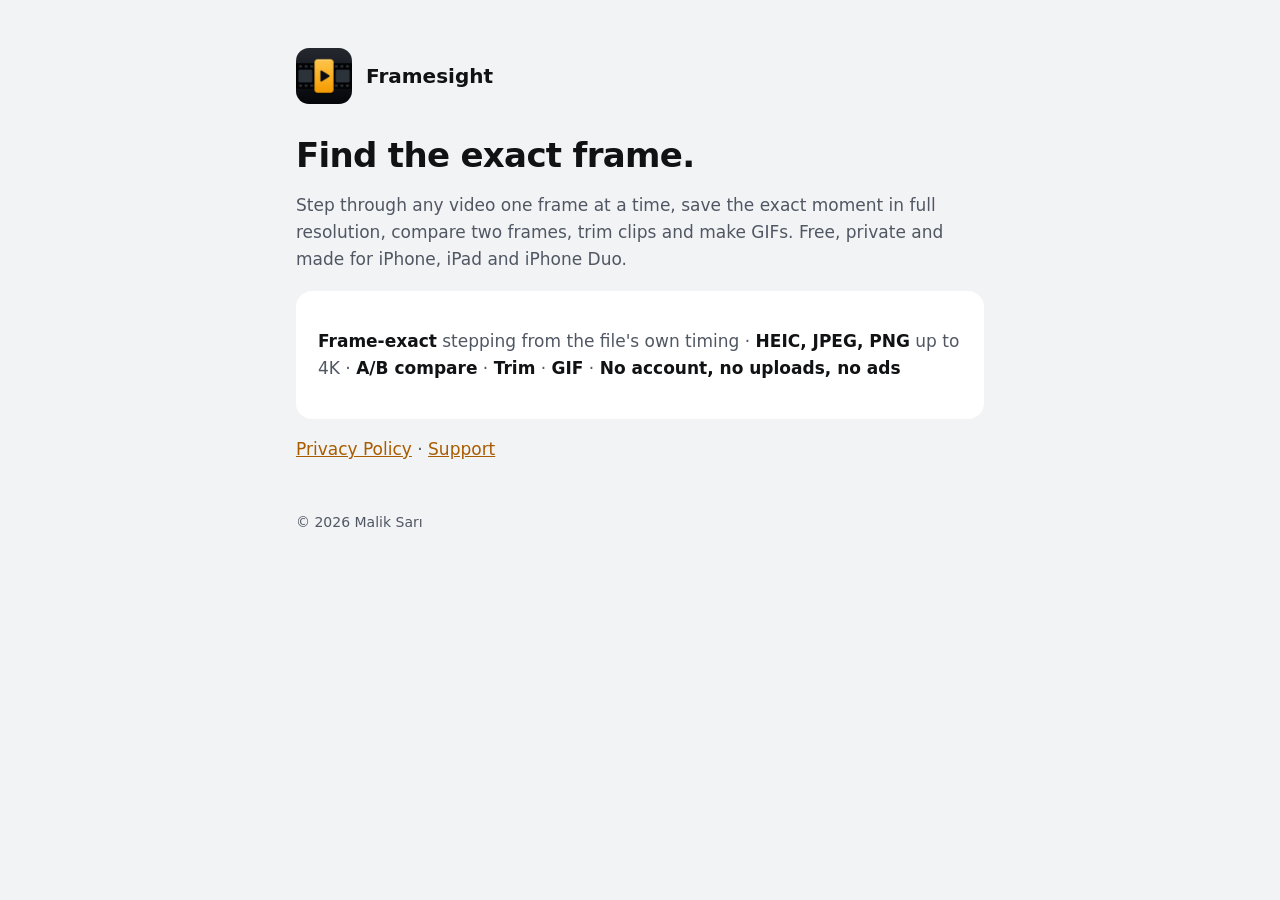
<file: index.html>
<!doctype html>
<html lang="en">
<head>
<meta charset="utf-8">
<meta name="viewport" content="width=device-width,initial-scale=1">
<title>Framesight – Video to Photo, Frame by Frame</title>
<meta name="description" content="Step through any video one frame at a time, save the exact moment in full resolution, compare two frames, trim clips and make GIFs. Free and private.">
<link rel="stylesheet" href="style.css">
</head>
<body>
<main>
<header><img src="icon.png" alt=""><a href="./">Framesight</a></header>
<h1>Find the exact frame.</h1>
<p>Step through any video one frame at a time, save the exact moment in full resolution, compare two frames, trim clips and make GIFs. Free, private and made for iPhone, iPad and iPhone Duo.</p>
<div class="card">
<p><strong>Frame-exact</strong> stepping from the file's own timing · <strong>HEIC, JPEG, PNG</strong> up to 4K · <strong>A/B compare</strong> · <strong>Trim</strong> · <strong>GIF</strong> · <strong>No account, no uploads, no ads</strong></p>
</div>
<p><a href="privacy.html">Privacy Policy</a> · <a href="support.html">Support</a></p>
<footer>© 2026 Malik Sarı</footer>
</main>
</body>
</html>
</file>
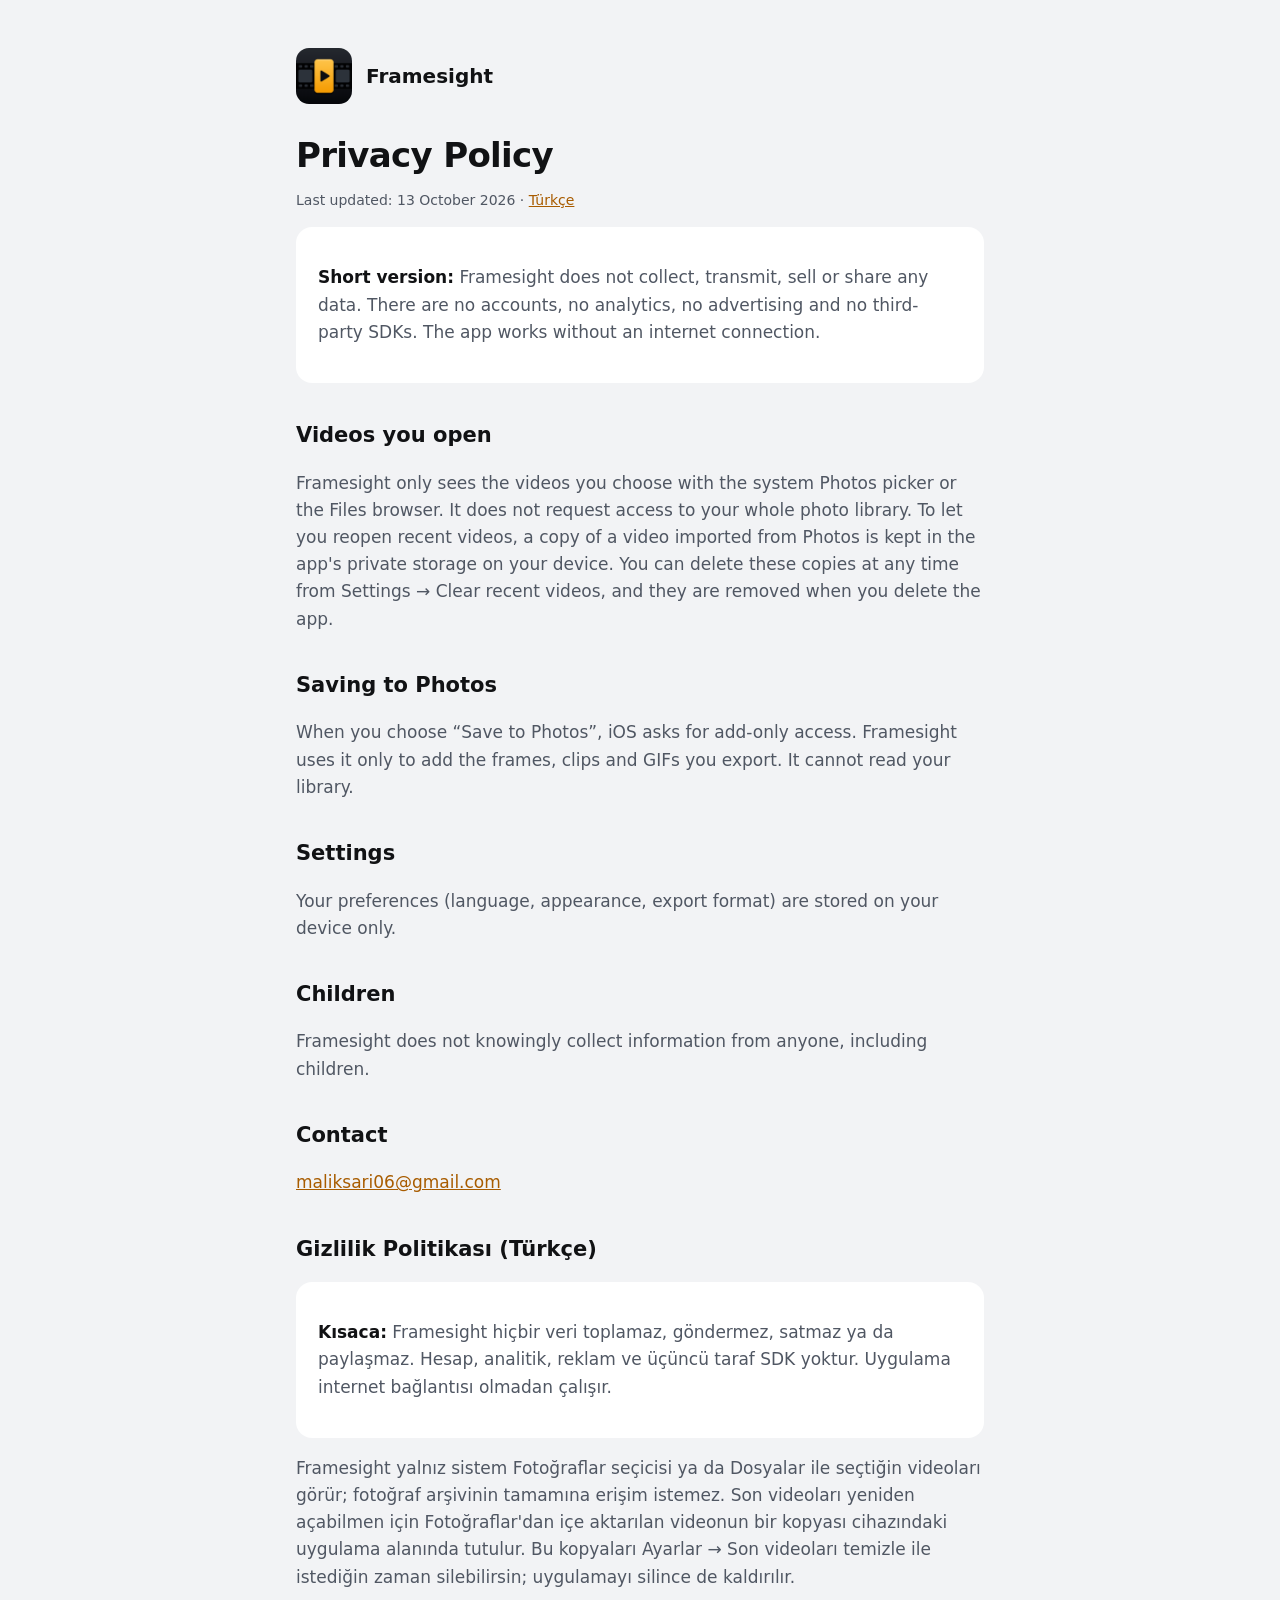
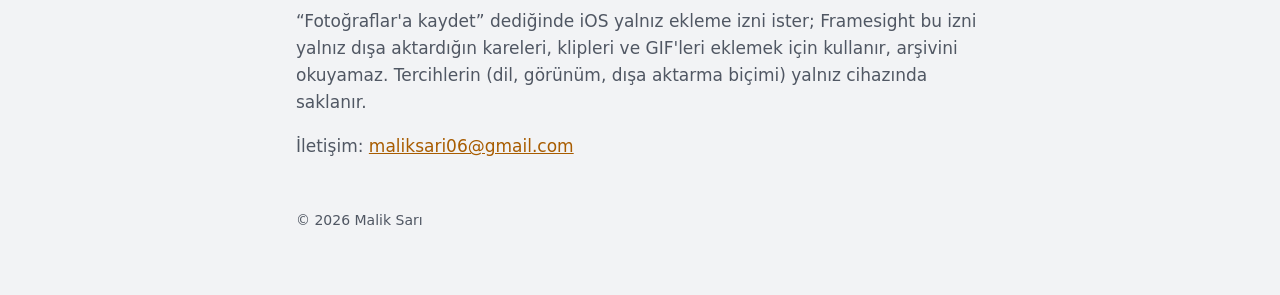
<file: privacy.html>
<!doctype html>
<html lang="en">
<head>
<meta charset="utf-8">
<meta name="viewport" content="width=device-width,initial-scale=1">
<title>Framesight – Privacy Policy</title>
<link rel="stylesheet" href="style.css">
</head>
<body>
<main>
<header><img src="icon.png" alt=""><a href="./">Framesight</a></header>
<h1>Privacy Policy</h1>
<p class="lang">Last updated: 13 October 2026 · <a href="#tr">Türkçe</a></p>

<div class="card"><p><strong>Short version:</strong> Framesight does not collect, transmit, sell or share any data. There are no accounts, no analytics, no advertising and no third-party SDKs. The app works without an internet connection.</p></div>

<h2>Videos you open</h2>
<p>Framesight only sees the videos you choose with the system Photos picker or the Files browser. It does not request access to your whole photo library. To let you reopen recent videos, a copy of a video imported from Photos is kept in the app's private storage on your device. You can delete these copies at any time from Settings → Clear recent videos, and they are removed when you delete the app.</p>

<h2>Saving to Photos</h2>
<p>When you choose “Save to Photos”, iOS asks for add-only access. Framesight uses it only to add the frames, clips and GIFs you export. It cannot read your library.</p>

<h2>Settings</h2>
<p>Your preferences (language, appearance, export format) are stored on your device only.</p>

<h2>Children</h2>
<p>Framesight does not knowingly collect information from anyone, including children.</p>

<h2>Contact</h2>
<p><a href="mailto:maliksari06@gmail.com">maliksari06@gmail.com</a></p>

<h2 id="tr">Gizlilik Politikası (Türkçe)</h2>
<div class="card"><p><strong>Kısaca:</strong> Framesight hiçbir veri toplamaz, göndermez, satmaz ya da paylaşmaz. Hesap, analitik, reklam ve üçüncü taraf SDK yoktur. Uygulama internet bağlantısı olmadan çalışır.</p></div>
<p>Framesight yalnız sistem Fotoğraflar seçicisi ya da Dosyalar ile seçtiğin videoları görür; fotoğraf arşivinin tamamına erişim istemez. Son videoları yeniden açabilmen için Fotoğraflar'dan içe aktarılan videonun bir kopyası cihazındaki uygulama alanında tutulur. Bu kopyaları Ayarlar → Son videoları temizle ile istediğin zaman silebilirsin; uygulamayı silince de kaldırılır.</p>
<p>“Fotoğraflar'a kaydet” dediğinde iOS yalnız ekleme izni ister; Framesight bu izni yalnız dışa aktardığın kareleri, klipleri ve GIF'leri eklemek için kullanır, arşivini okuyamaz. Tercihlerin (dil, görünüm, dışa aktarma biçimi) yalnız cihazında saklanır.</p>
<p>İletişim: <a href="mailto:maliksari06@gmail.com">maliksari06@gmail.com</a></p>

<footer>© 2026 Malik Sarı</footer>
</main>
</body>
</html>
</file>
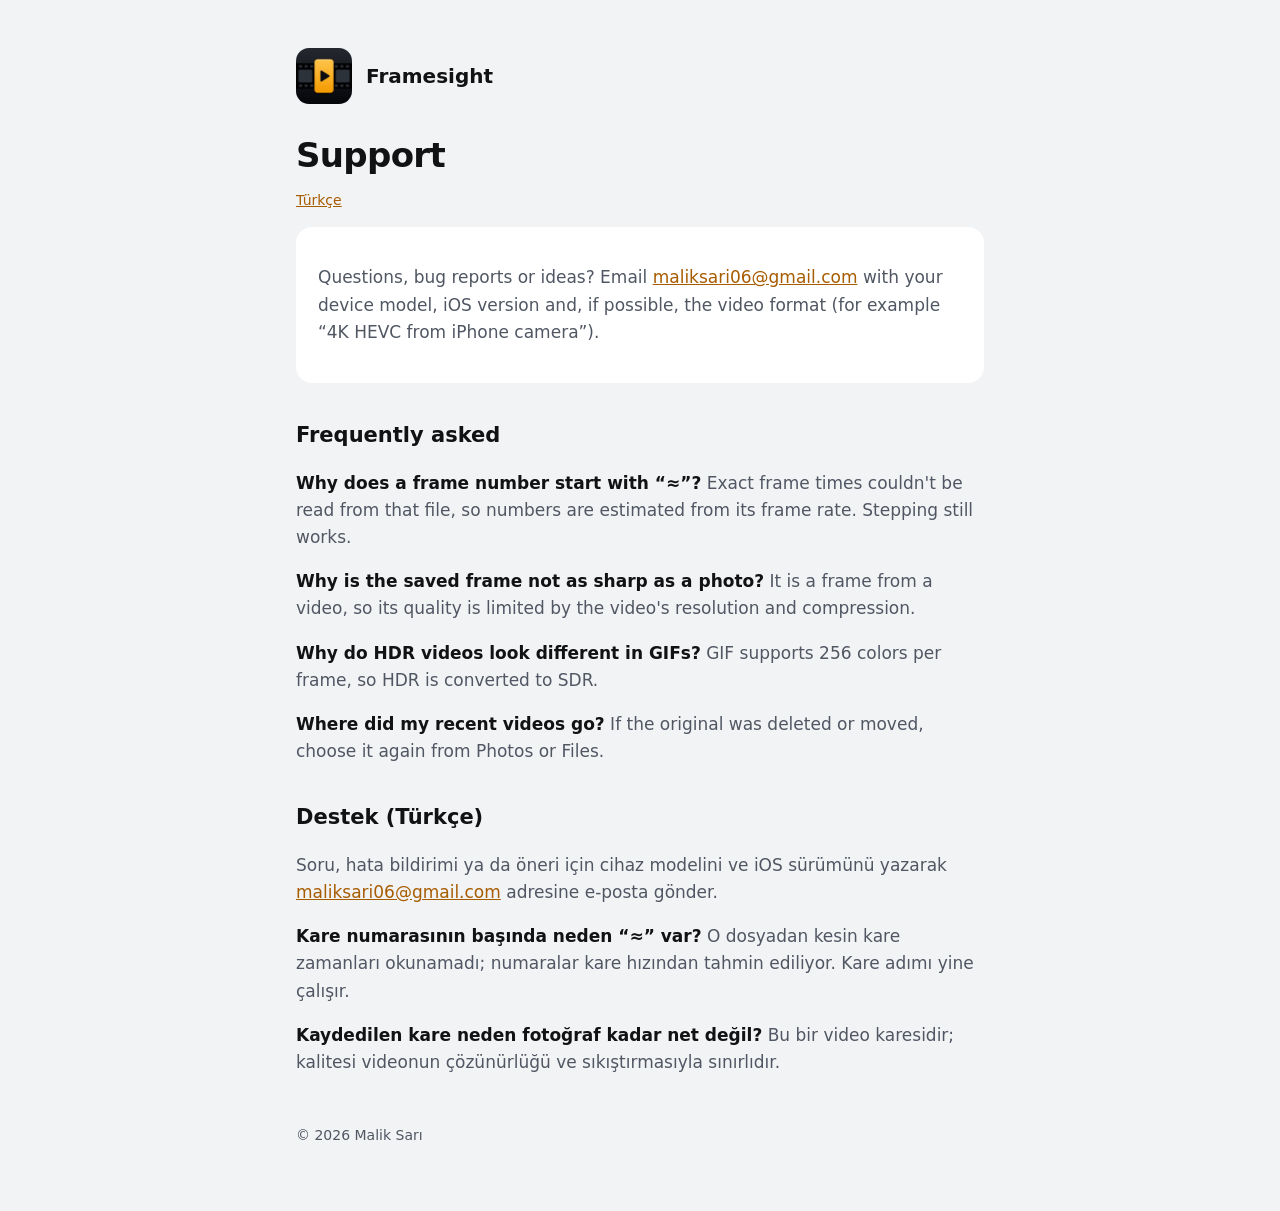
<file: support.html>
<!doctype html>
<html lang="en">
<head>
<meta charset="utf-8">
<meta name="viewport" content="width=device-width,initial-scale=1">
<title>Framesight – Support</title>
<link rel="stylesheet" href="style.css">
</head>
<body>
<main>
<header><img src="icon.png" alt=""><a href="./">Framesight</a></header>
<h1>Support</h1>
<p class="lang"><a href="#tr">Türkçe</a></p>
<div class="card"><p>Questions, bug reports or ideas? Email <a href="mailto:maliksari06@gmail.com">maliksari06@gmail.com</a> with your device model, iOS version and, if possible, the video format (for example “4K HEVC from iPhone camera”).</p></div>

<h2>Frequently asked</h2>
<p><strong>Why does a frame number start with “≈”?</strong> Exact frame times couldn't be read from that file, so numbers are estimated from its frame rate. Stepping still works.</p>
<p><strong>Why is the saved frame not as sharp as a photo?</strong> It is a frame from a video, so its quality is limited by the video's resolution and compression.</p>
<p><strong>Why do HDR videos look different in GIFs?</strong> GIF supports 256 colors per frame, so HDR is converted to SDR.</p>
<p><strong>Where did my recent videos go?</strong> If the original was deleted or moved, choose it again from Photos or Files.</p>

<h2 id="tr">Destek (Türkçe)</h2>
<p>Soru, hata bildirimi ya da öneri için cihaz modelini ve iOS sürümünü yazarak <a href="mailto:maliksari06@gmail.com">maliksari06@gmail.com</a> adresine e-posta gönder.</p>
<p><strong>Kare numarasının başında neden “≈” var?</strong> O dosyadan kesin kare zamanları okunamadı; numaralar kare hızından tahmin ediliyor. Kare adımı yine çalışır.</p>
<p><strong>Kaydedilen kare neden fotoğraf kadar net değil?</strong> Bu bir video karesidir; kalitesi videonun çözünürlüğü ve sıkıştırmasıyla sınırlıdır.</p>

<footer>© 2026 Malik Sarı</footer>
</main>
</body>
</html>
</file>
<file: style.css>
:root{--bg:#0B0C0E;--surface:#15171B;--text:#F2F3F5;--muted:#A3A9B3;--accent:#FFB020}
@media (prefers-color-scheme: light){:root{--bg:#F2F3F5;--surface:#FFFFFF;--text:#111214;--muted:#505763;--accent:#A85C00}}
*{box-sizing:border-box}
body{margin:0;background:var(--bg);color:var(--text);font:17px/1.6 -apple-system,BlinkMacSystemFont,"SF Pro Text",system-ui,sans-serif}
main{max-width:720px;margin:0 auto;padding:48px 16px 64px}
header{display:flex;align-items:center;gap:14px;margin-bottom:32px}
header img{width:56px;height:56px;border-radius:13px}
header a{color:var(--text);text-decoration:none;font-weight:700;font-size:20px}
h1{font-size:34px;line-height:1.15;margin:0 0 8px;letter-spacing:-.02em}
h2{font-size:21px;margin:36px 0 8px}
p,li{color:var(--muted)}
strong{color:var(--text)}
a{color:var(--accent)}
.card{background:var(--surface);border-radius:16px;padding:20px 22px;margin:16px 0}
.lang{font-size:14px;color:var(--muted)}
footer{margin-top:48px;font-size:14px;color:var(--muted)}
</file>
